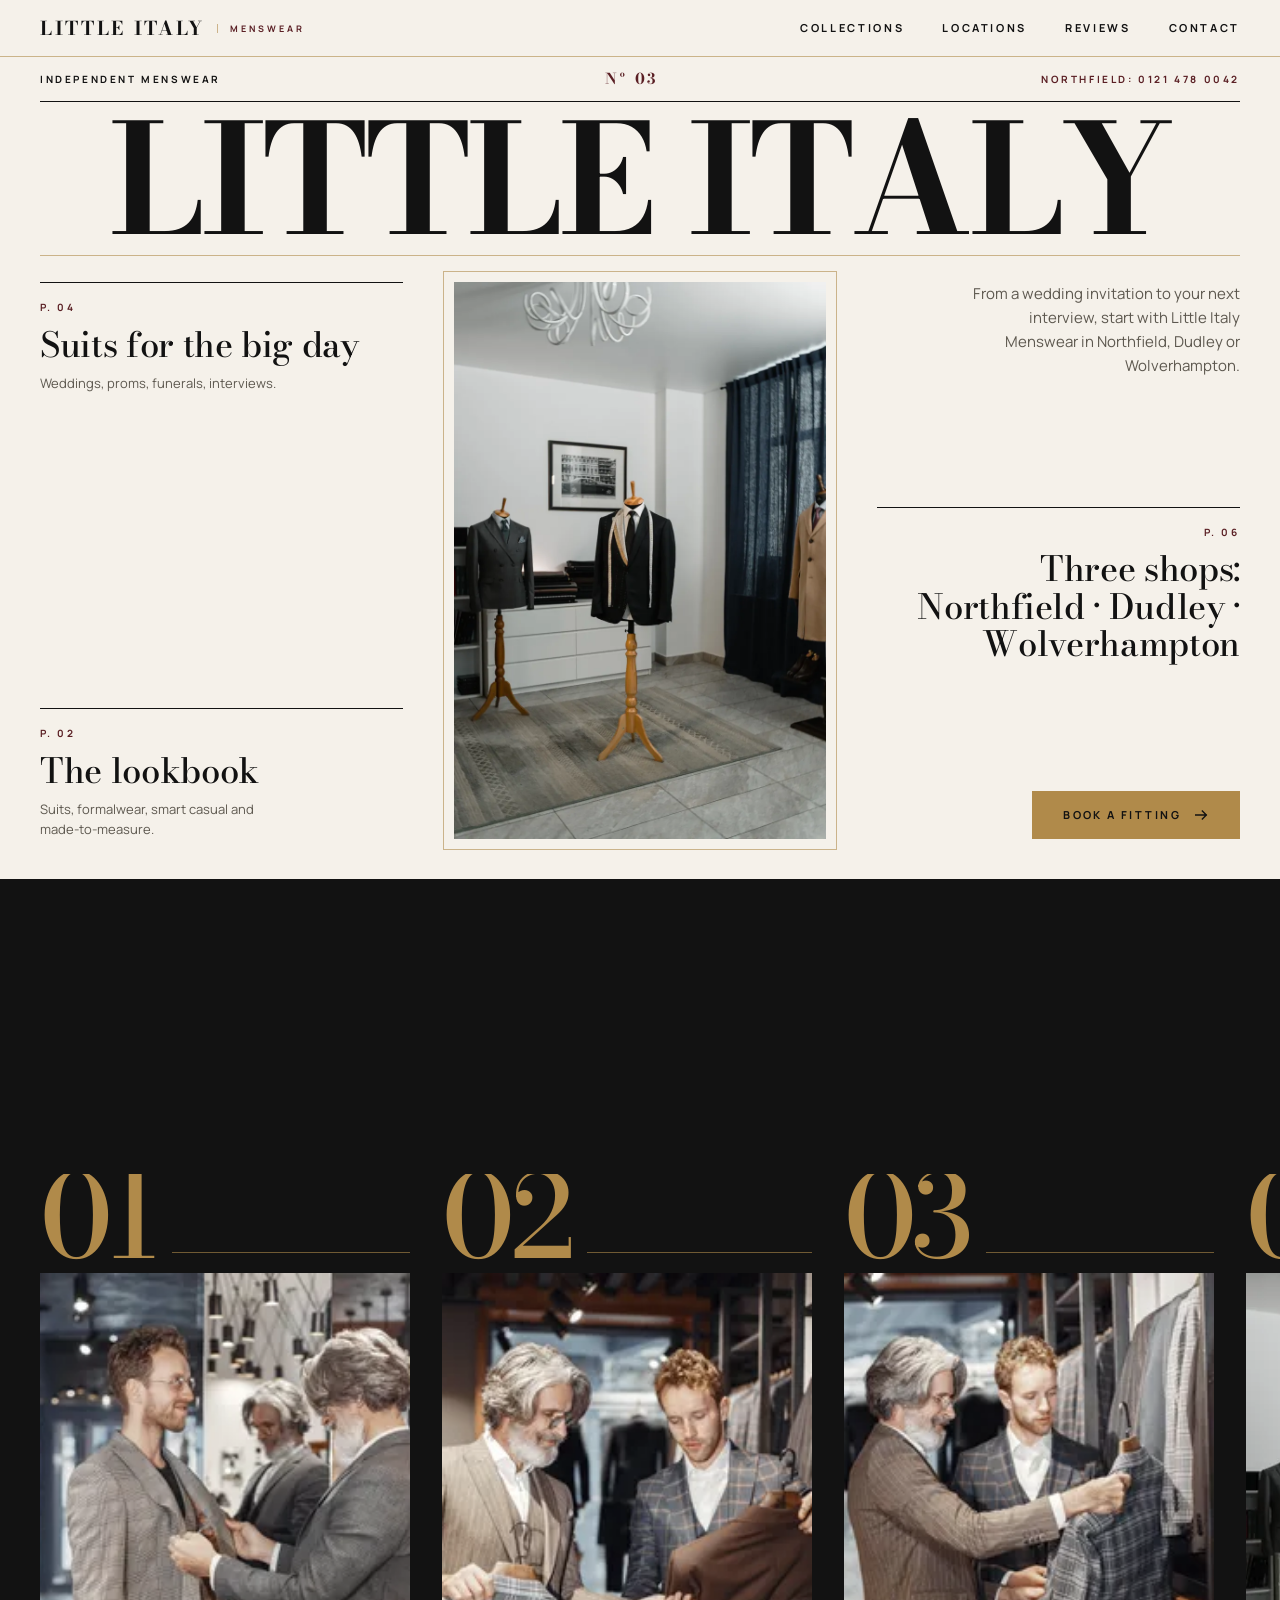
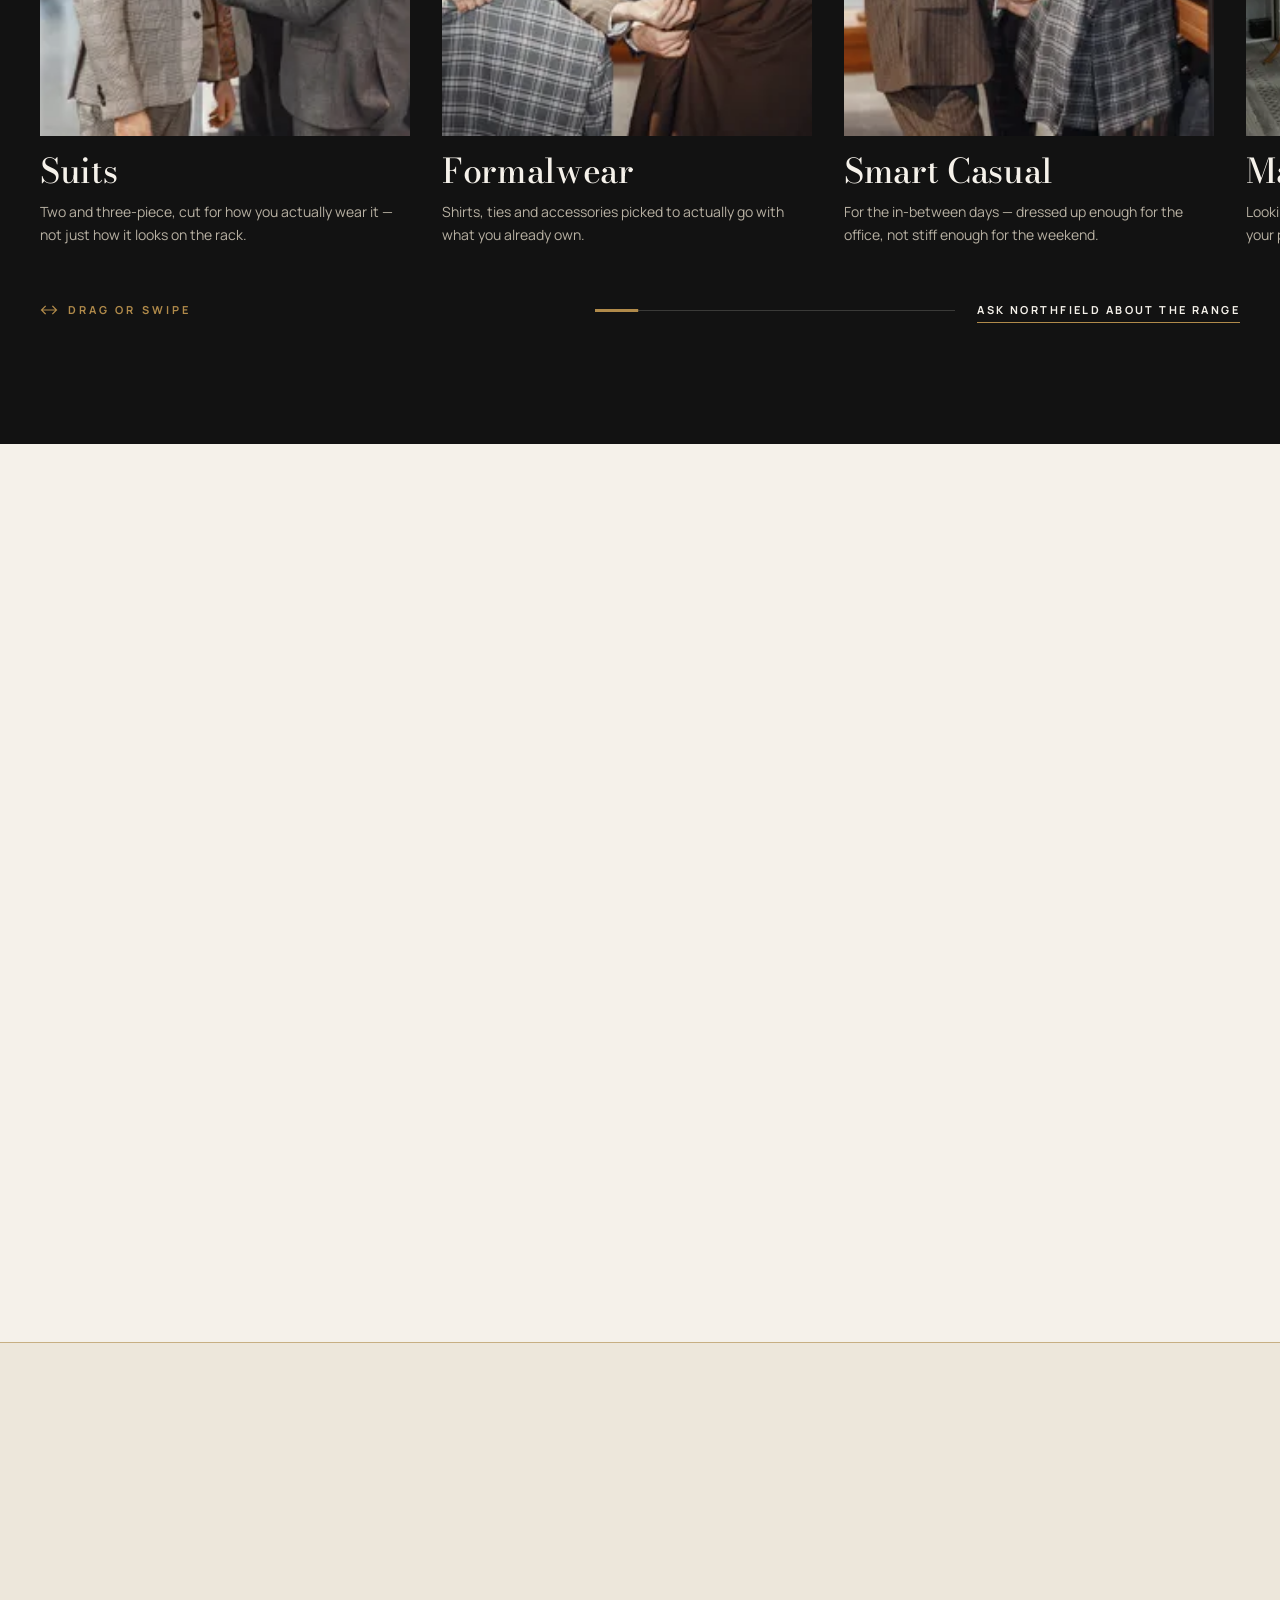
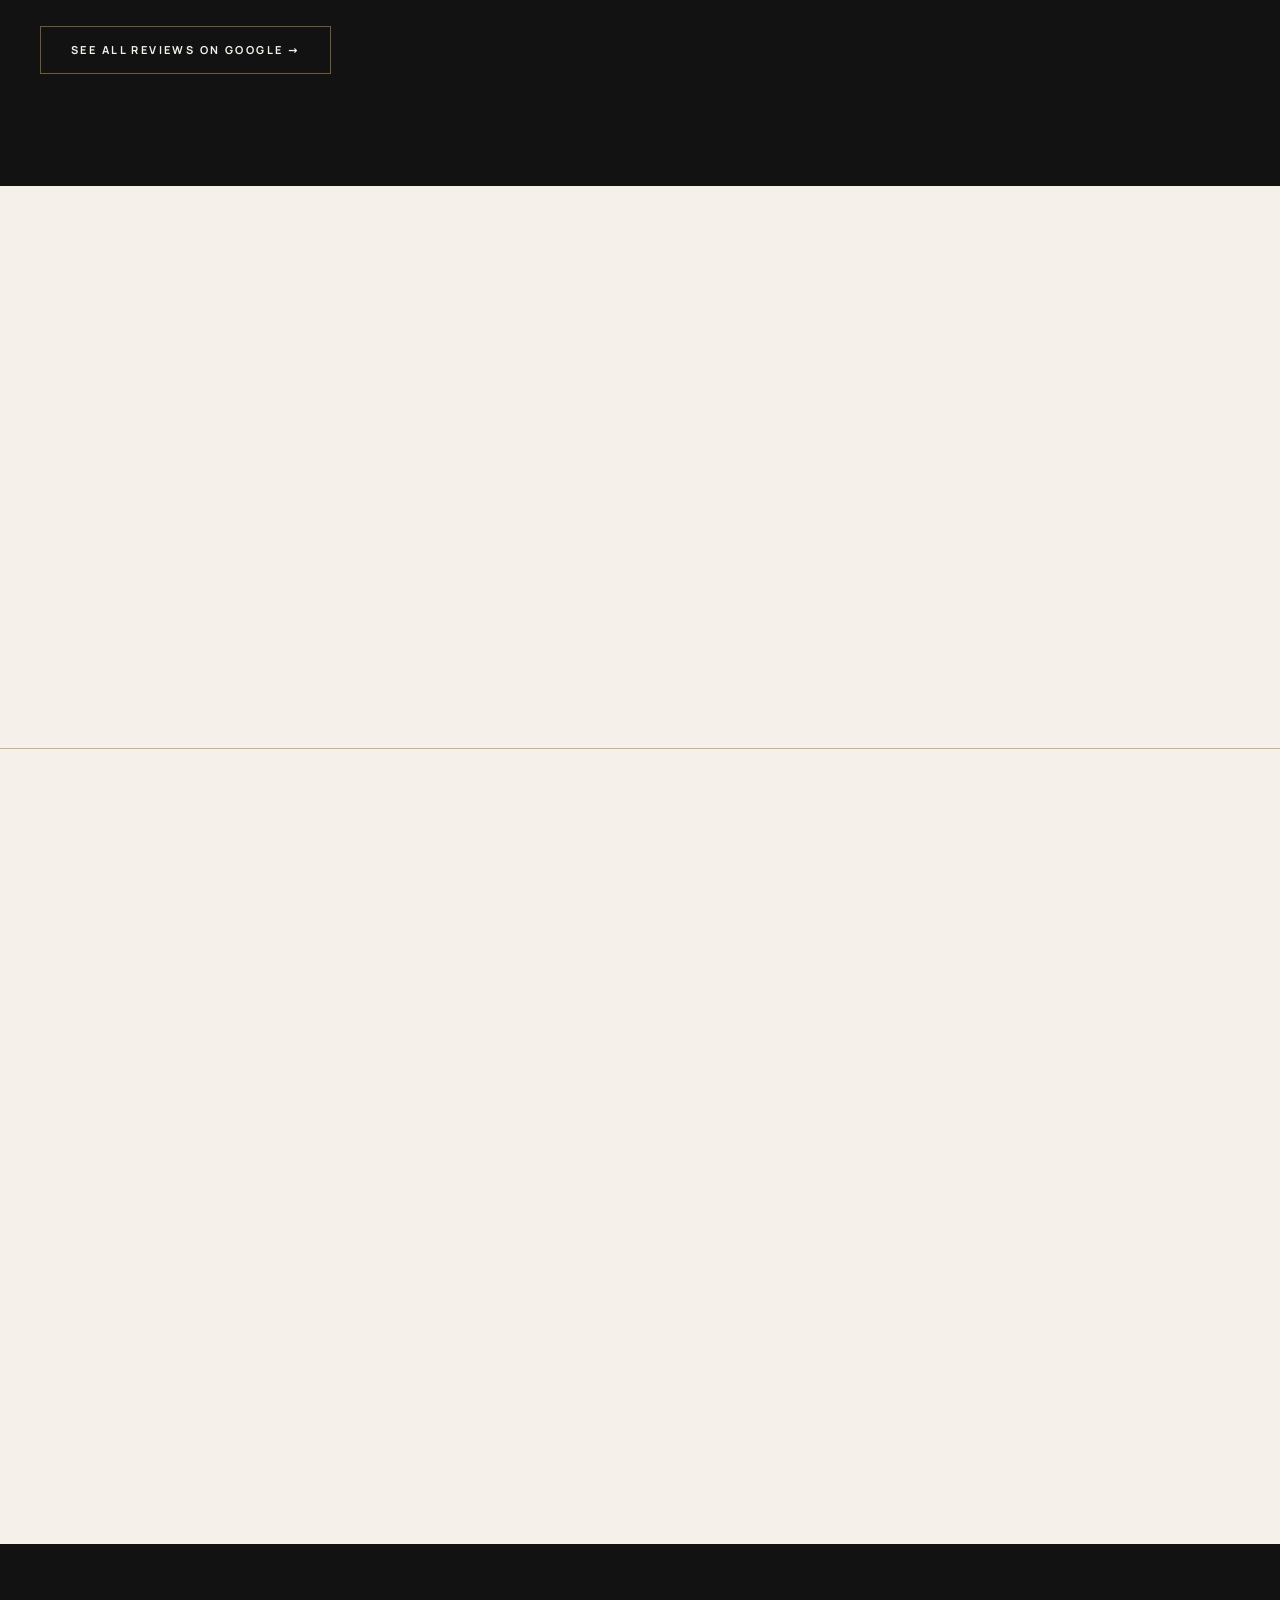
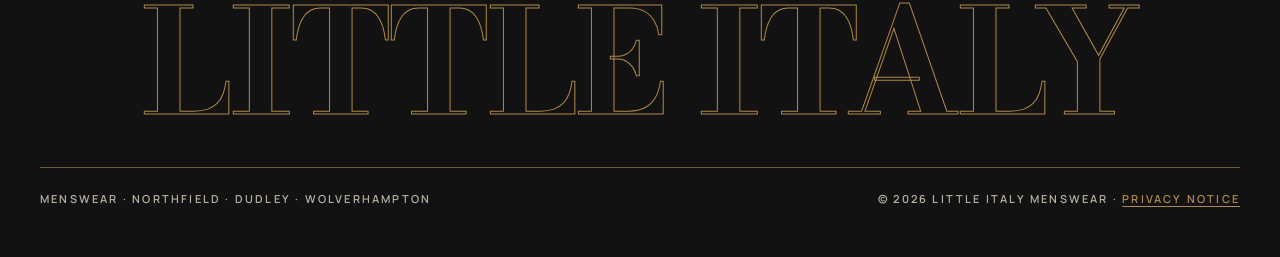
<file: index.html>
<!DOCTYPE html>
<html lang="en-GB">
<head>
<meta charset="UTF-8" />
<meta name="viewport" content="width=device-width, initial-scale=1" />
<meta http-equiv="Content-Security-Policy" content="default-src 'self'; script-src 'self' 'sha256-gAIMlo4uHwea7LDSu/hGhLXHg8Iu/WQoVQvXGVLwabA=' 'sha256-seqC/ossHjBNrIRzy/kfs15F2JOEZqgq6ozS1JozCy8=' 'sha256-w/1Ad6j3QLOGt1YuFduS/H3v8sneEv6IHPcPJe7BnZM=' 'sha256-327n3Jh+0X4WkiFg9518P2QaGYyBUqWsPUe+r21ny+Y='; style-src 'self' 'sha256-Y22aY6JIhfAtDRpxOZ/S2cFZSXE40TJloqjYOiIn7/U='; img-src 'self' data:; font-src 'self'; frame-src https://maps.google.com https://www.google.com; connect-src 'self'; form-action 'self'; base-uri 'self'; object-src 'none'; upgrade-insecure-requests" />
<meta name="referrer" content="strict-origin-when-cross-origin" />
<script>if (window.top !== window.self) { try { window.top.location.replace(window.self.location.href); } catch (e) { document.documentElement.hidden = true; } }</script>
<title>Little Italy Menswear | Menswear in Northfield, Birmingham</title>
<meta name="description" content="Suits, formalwear and smart casual menswear from Little Italy Menswear in Northfield, Birmingham, with branches in Dudley and Wolverhampton too." />
<link rel="canonical" href="https://desolatemartial553.github.io/little-italy-menswear/" />
<meta name="theme-color" content="#F5F1EA" />
<link rel="icon" href="data:image/svg+xml,%3Csvg xmlns='http://www.w3.org/2000/svg' viewBox='0 0 64 64'%3E%3Crect width='64' height='64' fill='%23121212'/%3E%3Ctext x='32' y='45' font-family='Georgia,serif' font-size='38' font-weight='700' text-anchor='middle' fill='%23B08A4A'%3ELI%3C/text%3E%3C/svg%3E" />
<meta property="og:type" content="website" />
<meta property="og:site_name" content="Little Italy Menswear" />
<meta property="og:title" content="Little Italy Menswear | Menswear in Northfield, Birmingham" />
<meta property="og:description" content="Suits, formalwear and smart casual menswear from Little Italy Menswear in Northfield, Birmingham, with branches in Dudley and Wolverhampton too." />
<meta property="og:url" content="https://desolatemartial553.github.io/little-italy-menswear/" />
<meta property="og:image" content="https://desolatemartial553.github.io/little-italy-menswear/images/6765639-w1200-f36b51.jpg" />
<meta property="og:locale" content="en_GB" />
<meta name="twitter:card" content="summary_large_image" />
<meta name="twitter:title" content="Little Italy Menswear | Menswear in Northfield, Birmingham" />
<meta name="twitter:description" content="Suits, formalwear and smart casual menswear from Little Italy Menswear in Northfield, Birmingham, with branches in Dudley and Wolverhampton too." />
<meta name="twitter:image" content="https://desolatemartial553.github.io/little-italy-menswear/images/6765639-w1200-f36b51.jpg" />
<script type="application/ld+json">
{
  "@context": "https://schema.org",
  "@type": "ClothingStore",
  "@id": "https://desolatemartial553.github.io/little-italy-menswear/#northfield",
  "name": "Little Italy Menswear",
  "description": "Independent menswear retailer offering suits, formalwear and smart casual clothing.",
  "url": "https://desolatemartial553.github.io/little-italy-menswear/",
  "image": "https://desolatemartial553.github.io/little-italy-menswear/images/6765639-w1200-f36b51.jpg",
  "telephone": "+441214780042",
  "address": {
    "@type": "PostalAddress",
    "addressLocality": "Northfield, Birmingham",
    "addressRegion": "West Midlands",
    "addressCountry": "GB"
  },
  "areaServed": [
    "Northfield",
    "Dudley",
    "Wolverhampton"
  ]
}
</script>
<link rel="preload" as="image" href="images/6765639-w800-cc16e6.webp" imagesrcset="images/6765639-w800-cc16e6.webp 800w, images/6765639-w1280-031407.webp 1280w" imagesizes="(max-width:820px) 100vw, 420px" fetchpriority="high" />
<link rel="stylesheet" href="fonts/fonts.css" />
<style>
  :root{
    --ivory:#F5F1EA; --ink:#121212; --gold:#B08A4A; --ox:#5A1F24;
    --mut:#5d584f; --mut-d:#b8b1a3; --hair:rgba(176,138,74,.6); --line:rgba(18,18,18,.18); --line-d:rgba(245,241,234,.18);
    --pad:max(24px, calc((100% - 1200px) / 2)); --hdr:56px;
    --serif:'Bodoni Moda','Didot','Bodoni 72',Georgia,serif; --sans:'Manrope',system-ui,sans-serif;
    --ease:cubic-bezier(.2,.8,.2,1);
  }
  *{box-sizing:border-box; margin:0; padding:0;}
  html{scroll-behavior:auto;}
  [id]{scroll-margin-top:var(--hdr);}
  #top{scroll-margin-top:0;}
  .skip-link{position:absolute; left:16px; top:-100px; z-index:100; background:var(--gold); color:var(--ink); padding:12px 20px; font-weight:700; font-size:12px; text-decoration:none; letter-spacing:.14em; text-transform:uppercase;}
  .skip-link:focus{top:12px; outline:2px solid var(--ink); outline-offset:2px;}
  main:focus,[tabindex="-1"]:focus{outline:none;}
  body{font-family:var(--sans); background:var(--ivory); color:var(--ink); line-height:1.65; font-size:16px; -webkit-font-smoothing:antialiased; overflow-x:hidden;}
  h1,h2,h3{font-family:var(--serif); font-weight:500; letter-spacing:-.01em;}
  .wrap{max-width:1248px; margin:0 auto; padding:0 24px;}
  a{color:inherit;}
  a:focus-visible,button:focus-visible,summary:focus-visible,.lookbook:focus-visible{outline:3px solid var(--ox); outline-offset:3px;}
  .on-ink a:focus-visible,.on-ink button:focus-visible,.on-ink .lookbook:focus-visible,footer a:focus-visible,.sticky-cta a:focus-visible{outline-color:var(--gold);}
  .btn:focus-visible{outline-color:var(--ink); outline-offset:3px;}
  .on-ink .btn:focus-visible,.sticky-cta .btn:focus-visible{outline-color:var(--ivory);}
  img{display:block; max-width:100%;}
  .sr{position:absolute; width:1px; height:1px; overflow:hidden; clip:rect(0 0 0 0); white-space:nowrap;}
  .js .reveal{opacity:0; transform:translateY(22px); transition:opacity .9s var(--ease), transform .9s var(--ease);}
  .js .reveal.in{opacity:1; transform:none;}

  /* small-caps labels */
  .label{font-size:11px; letter-spacing:.28em; text-transform:uppercase; font-weight:700; color:var(--ox);}
  .on-ink .label{color:var(--gold);}

  /* header */
  header{position:sticky; top:0; background:rgba(245,241,234,.95); backdrop-filter:blur(8px); border-bottom:1px solid var(--hair); z-index:30;}
  .header__inner{display:flex; align-items:center; justify-content:space-between; min-height:var(--hdr); position:relative;}
  .brand{font-family:var(--serif); font-size:19px; font-weight:700; text-decoration:none; letter-spacing:.14em; text-transform:uppercase; line-height:1; white-space:nowrap; display:inline-flex; align-items:center; min-height:44px;}
  .brand span{font-family:var(--sans); font-size:9px; letter-spacing:.34em; font-weight:700; color:var(--ox); margin-left:12px; padding-left:12px; border-left:1px solid var(--hair);}
  nav ul{list-style:none; display:flex; gap:38px;}
  nav a{text-decoration:none; font-weight:700; font-size:11px; text-transform:uppercase; letter-spacing:.24em; min-height:44px; display:inline-flex; align-items:center; background:linear-gradient(var(--gold),var(--gold)) 0 70%/0 1px no-repeat; transition:background-size .35s var(--ease);}
  nav a:hover,nav a:focus-visible{background-size:100% 1px;}
  .burger{display:none; flex-direction:column; justify-content:center; align-items:center; gap:6px; background:none; border:0; cursor:pointer; width:44px; height:44px; padding:0; margin-right:-10px;}
  .burger span{width:24px; height:1.5px; background:var(--ink);}
  .mobile-menu{display:none; position:absolute; top:100%; left:0; right:0; background:var(--ivory); border-bottom:1px solid var(--hair); flex-direction:column; padding:6px 24px 14px;}
  .mobile-menu a{padding:14px 0; min-height:44px; text-decoration:none; font-family:var(--serif); font-size:24px; border-bottom:1px solid var(--line);}

  /* buttons: gold is the only CTA colour */
  .btn{display:inline-flex; align-items:center; justify-content:center; gap:12px; min-height:48px; padding:15px 30px; border-radius:0; font-weight:700; text-decoration:none; font-size:11px; text-transform:uppercase; letter-spacing:.22em; border:1px solid var(--gold); background:var(--gold); color:var(--ink); cursor:pointer; line-height:1.3; text-align:center; transition:background .25s, color .25s, border-color .25s;}
  .btn svg{width:16px; height:16px; flex:none; transition:transform .3s var(--ease);}
  .btn:hover{background:var(--ink); border-color:var(--ink); color:var(--ivory);}
  .on-ink .btn:hover{background:var(--ivory); border-color:var(--ivory); color:var(--ink);}
  .btn:hover svg{transform:translateX(4px);}
  .btn--line{background:transparent; color:var(--ink); border-color:var(--ink);}
  .on-ink .btn--line{color:var(--ivory); border-color:var(--hair);}
  .btn--line:hover{background:var(--ink); color:var(--ivory); border-color:var(--ink);}
  .tlink{font-size:11px; letter-spacing:.22em; text-transform:uppercase; font-weight:700; text-decoration:none; padding:12px 0; display:inline-flex; align-items:center; min-height:44px; background:linear-gradient(var(--gold),var(--gold)) 0 78%/100% 1px no-repeat; transition:background-size .35s var(--ease);}
  .tlink:hover{background-size:0 1px; background-position:100% 78%;}

  /* ---------- COVER ---------- */
  .cover{padding:0 0 40px; --mf:min(11.85vw,170px);}
  .cover__strip{display:flex; justify-content:space-between; align-items:center; gap:12px; min-height:36px; border-bottom:1px solid var(--ink); font-size:10px; letter-spacing:.26em; text-transform:uppercase; font-weight:700; white-space:nowrap;}
  .cover__strip a{text-decoration:none; color:var(--ox); display:inline-flex; align-items:center; min-height:44px;}
  .cover__strip a:hover{text-decoration:underline; text-underline-offset:4px;}
  .issue{font-family:var(--serif); font-size:15px; letter-spacing:.12em; color:var(--ox);}
  .mast{font-family:var(--serif); font-weight:700; text-transform:uppercase; font-size:var(--mf); line-height:.9; letter-spacing:-.025em; text-align:center; white-space:nowrap; padding:.04em 0 .02em; border-bottom:1px solid var(--hair);}
  .mast__w{display:inline-block; overflow:hidden; vertical-align:top; padding:.02em .015em .03em;}
  .mast__w + .mast__w{margin-left:.2em;}
  .mast__w span{display:inline-block; animation:rise 1s var(--ease) both;}
  .mast__w:first-child span:nth-child(1){animation-delay:.05s;} .mast__w:first-child span:nth-child(2){animation-delay:.11s;} .mast__w:first-child span:nth-child(3){animation-delay:.17s;} .mast__w:first-child span:nth-child(4){animation-delay:.23s;} .mast__w:first-child span:nth-child(5){animation-delay:.29s;} .mast__w:first-child span:nth-child(6){animation-delay:.35s;}
  .mast__w + .mast__w span:nth-child(1){animation-delay:.41s;} .mast__w + .mast__w span:nth-child(2){animation-delay:.47s;} .mast__w + .mast__w span:nth-child(3){animation-delay:.53s;} .mast__w + .mast__w span:nth-child(4){animation-delay:.59s;} .mast__w + .mast__w span:nth-child(5){animation-delay:.65s;}
  @keyframes rise{from{transform:translateY(108%);}to{transform:none;}}
  @keyframes fadeUp{from{opacity:0; transform:translateY(14px);}to{opacity:1; transform:none;}}
  .cover__body{display:flex; justify-content:space-between; gap:clamp(24px,4vw,64px); padding-top:26px; height:clamp(420px, calc(100svh - var(--hdr) - 36px - var(--mf) * .93 - 84px), 660px); animation:fadeUp 1s .55s var(--ease) both;}
  .cover__col{flex:1 1 0; min-width:0; display:flex; flex-direction:column; justify-content:space-between; gap:24px;}
  .cover__col--r{text-align:right; align-items:flex-end;}
  .cover__photo{flex:none; height:100%; aspect-ratio:2/3; position:relative; background:var(--ink); outline:1px solid var(--hair); outline-offset:10px; overflow:hidden;}
  .cover__photo img{width:100%; height:100%; object-fit:cover; object-position:50% 58%; transition:transform 1.6s var(--ease);}
  .cl{display:block; width:100%; text-decoration:none; padding-top:16px; border-top:1px solid var(--ink);}
  .cl__no{display:block; font-size:10px; letter-spacing:.28em; text-transform:uppercase; font-weight:700; color:var(--ox); margin-bottom:10px;}
  .cl__t{display:block; font-family:var(--serif); font-size:clamp(24px,2.7vw,38px); line-height:1.08; font-weight:500; letter-spacing:-.01em; background:linear-gradient(var(--gold),var(--gold)) 0 100%/0 2px no-repeat; transition:background-size .5s var(--ease); width:max-content; max-width:100%;}
  .cover__col--r .cl__t{margin-left:auto;}
  .cl:hover .cl__t,.cl:focus-visible .cl__t{background-size:100% 2px;}
  .cl__s{display:block; margin-top:10px; font-size:13px; color:var(--mut); line-height:1.55; max-width:30ch;}
  .cover__col--r .cl__s{margin-left:auto;}
  .cover__dek{font-size:15px; color:var(--mut); max-width:30ch; line-height:1.6;}
  .cover__cta{display:flex; flex-direction:column; align-items:flex-end; gap:6px;}

  /* sections */
  section{padding:112px 0;}
  .head{display:grid; grid-template-columns:minmax(0,1.2fr) minmax(0,1fr); gap:14px 64px; align-items:end; margin-bottom:60px; padding-top:18px; border-top:1px solid var(--ink);}
  .on-ink .head{border-top-color:var(--hair);}
  .head .label{grid-column:1/-1;}
  .head h2{font-size:clamp(38px,5.6vw,80px); line-height:1; letter-spacing:-.02em;}
  .head p{color:var(--mut); max-width:42ch; font-size:15px;}
  .on-ink .head p{color:var(--mut-d);}
  .on-ink{background:var(--ink); color:var(--ivory);}

  /* lookbook */
  .lookbook{display:flex; gap:32px; overflow-x:auto; scroll-snap-type:x mandatory; padding:0 var(--pad) 8px; scroll-padding-inline:var(--pad); overscroll-behavior-x:contain; scrollbar-width:none; counter-reset:look;}
  .lookbook::-webkit-scrollbar{display:none;}
  .lookbook::after{content:""; flex:0 0 1px;}
  .lookbook.drag{scroll-snap-type:none; cursor:grabbing; user-select:none;}
  .lookbook img{-webkit-user-drag:none; user-select:none;}
  .coll{flex:0 0 auto; width:min(76vw,370px); scroll-snap-align:start; counter-increment:look;}
  .coll__n{display:flex; align-items:flex-end; gap:16px; margin-bottom:14px;}
  .coll__n::before{content:"0" counter(look); font-family:var(--serif); font-size:clamp(84px,9vw,128px); font-weight:500; line-height:.74; color:var(--gold); letter-spacing:-.04em;}
  .coll__n::after{content:""; flex:1; height:1px; background:var(--hair); margin-bottom:6px;}
  .coll__img{overflow:hidden; aspect-ratio:4/5; background:#1e1d1b;}
  .coll img{width:100%; height:100%; object-fit:cover; filter:grayscale(.2); transition:transform 1.8s var(--ease), filter .8s;}
  .coll__label{padding-top:18px; font-family:var(--serif); font-size:34px; font-weight:500; line-height:1.05; letter-spacing:-.01em;}
  .coll__label small{display:block; font-family:var(--sans); font-size:14px; color:var(--mut-d); font-weight:400; margin-top:12px; line-height:1.6; letter-spacing:0;}
  .lookbar{display:flex; align-items:center; gap:22px; padding-top:34px;}
  .lookbar__track{flex:1; height:1px; background:var(--line-d); position:relative; max-width:360px;}
  .lookbar__fill{position:absolute; left:0; top:-1px; height:3px; width:100%; background:var(--gold); transform-origin:0 50%; transform:scaleX(.25);}
  .lookbar .label{display:inline-flex; align-items:center; gap:10px; margin-right:auto;}
  .lookbar .label svg{width:18px; height:18px;}

  /* the fitting */
  .fitting{padding-bottom:96px;}
  .fit{display:grid; grid-template-columns:minmax(0,5fr) minmax(0,7fr); gap:clamp(40px,6vw,96px); align-items:start;}
  .fit__fig{position:relative; margin:0; padding-bottom:0;}
  .fit__fig .frame{overflow:hidden; background:var(--ink); outline:1px solid var(--hair); outline-offset:12px;}
  .fit__fig img{width:100%; height:auto; aspect-ratio:4/5; object-fit:cover; filter:grayscale(.25); transition:transform 1.8s var(--ease);}
  .fit__fig figcaption{margin-top:28px; font-size:10px; letter-spacing:.28em; text-transform:uppercase; font-weight:700; color:var(--ox);}
  .fit__text h3{font-size:clamp(34px,4.2vw,58px); line-height:1.04; letter-spacing:-.02em; margin:14px 0 30px;}
  .fit__text h3 em{font-style:italic;}
  .fit__cols{column-count:2; column-gap:40px; column-rule:1px solid var(--line); font-size:15.5px; color:#2b2926;}
  .fit__cols p{margin-bottom:16px; break-inside:avoid-column;}
  .fit__cols p:first-child::first-letter{font-family:var(--serif); font-weight:700; float:left; font-size:4.4em; line-height:.78; padding:.05em .1em 0 0; color:var(--ox);}
  .occasions{list-style:none; display:flex; flex-wrap:wrap; gap:6px 0; margin:26px 0 30px; font-size:11px; letter-spacing:.26em; text-transform:uppercase; font-weight:700; color:var(--ox);}
  .occasions li + li::before{content:"/"; margin:0 16px; color:var(--gold);}
  .pull{margin:56px 0 0; padding-top:30px; border-top:1px solid var(--ink);}
  .pull blockquote{font-family:var(--serif); font-style:italic; font-weight:500; font-size:clamp(26px,2.9vw,40px); line-height:1.18; letter-spacing:-.01em; text-indent:-.45em;}
  .pull .who{margin-top:18px; font-size:11px; letter-spacing:.26em; text-transform:uppercase; font-weight:700; color:var(--ox);}

  /* locations: contents page */
  #locations{background:#EDE7DB; border-top:1px solid var(--hair); border-bottom:1px solid var(--hair);}
  .locations{counter-reset:loc; border-bottom:1px solid var(--ink);}
  .loc{counter-increment:loc; display:grid; grid-template-columns:clamp(56px,8vw,112px) minmax(0,1.25fr) minmax(0,1fr) minmax(190px,auto); grid-template-rows:auto auto; column-gap:clamp(20px,3vw,48px); padding:38px 0; border-top:1px solid var(--ink); align-items:start; transition:background .4s;}
  .loc::before{content:"0" counter(loc); grid-column:1; grid-row:1/3; font-family:var(--serif); font-size:clamp(40px,5vw,72px); line-height:.9; color:var(--gold); letter-spacing:-.03em;}
  .loc h3{grid-column:2; grid-row:1; display:flex; align-items:baseline; gap:18px; font-size:clamp(34px,4vw,58px); line-height:1; letter-spacing:-.02em;}
  .loc h3::after{content:""; flex:1; border-bottom:2px dotted var(--gold); transform:translateY(-.18em); min-width:20px;}
  .loc > p{grid-column:2; grid-row:2; margin-top:10px; font-size:11px; letter-spacing:.28em; text-transform:uppercase; font-weight:700; color:var(--ox);}
  .loc__details{grid-column:3; grid-row:1/3; font-size:14px;}
  .loc__details dt{font-size:10px; letter-spacing:.28em; text-transform:uppercase; color:var(--ox); font-weight:700;}
  .loc__details dd{margin:4px 0 16px; color:#2b2926;}
  .loc__details dd:last-child{margin-bottom:0;}
  .loc__actions{grid-column:4; grid-row:1/3; display:flex; flex-direction:column; align-items:stretch; gap:8px;}

  /* reviews: pull quotes */
  .rev-tag{display:inline-block; border:1px solid var(--hair); padding:6px 12px; margin-left:12px; letter-spacing:.2em; color:var(--mut-d);}
  .revs{display:grid; grid-template-columns:minmax(0,1.35fr) minmax(0,1fr); grid-template-rows:auto auto; gap:0 clamp(40px,6vw,96px);}
  .review{padding:0 0 36px; margin-bottom:36px; border-bottom:1px solid var(--line-d); position:relative;}
  .review:first-child{grid-row:1/3; border-bottom:0; margin-bottom:0; padding-bottom:0;}
  .review:last-child{border-bottom:0; margin-bottom:0;}
  .review:first-child::before{content:"\201C"; display:block; font-family:var(--serif); font-size:clamp(120px,14vw,220px); line-height:.62; color:var(--gold); height:.4em; margin-bottom:.25em;}
  .stars{color:var(--gold); letter-spacing:5px; font-size:13px; margin-bottom:16px;}
  .review p{font-family:var(--serif); font-style:italic; font-weight:500; font-size:clamp(22px,2.2vw,30px); line-height:1.25; margin-bottom:18px; letter-spacing:-.005em;}
  .review:first-child p{font-size:clamp(32px,4.4vw,62px); line-height:1.08; letter-spacing:-.015em;}
  .review .who{font-weight:700; font-size:10px; letter-spacing:.28em; color:var(--mut-d); text-transform:uppercase;}
  .revs-foot{margin-top:56px; padding-top:28px; border-top:1px solid var(--line-d);}

  /* faq */
  .faqwrap{display:grid; grid-template-columns:minmax(0,5fr) minmax(0,7fr); gap:clamp(32px,6vw,96px); align-items:start;}
  .faqwrap .head{display:block; margin:0; border-top:0; padding-top:0; position:sticky; top:calc(var(--hdr) + 32px);}
  .faqwrap .head::before{content:""; display:block; width:56px; height:1px; background:var(--gold); margin-bottom:22px;}
  .faqwrap .head p{margin-top:20px;}
  .faq{border-top:1px solid var(--ink);}
  .faq details{border-bottom:1px solid var(--line);}
  .faq summary{cursor:pointer; font-family:var(--serif); font-weight:500; list-style:none; font-size:clamp(21px,2.3vw,30px); line-height:1.2; letter-spacing:-.01em; padding:24px 52px 24px 0; min-height:44px; position:relative;}
  .faq summary::-webkit-details-marker{display:none;}
  .faq summary::before,.faq summary::after{content:""; position:absolute; right:6px; top:50%; width:18px; height:1.5px; background:var(--ox); transition:transform .35s var(--ease);}
  .faq summary::after{transform:rotate(90deg);}
  .faq details[open] summary::after{transform:rotate(0);}
  .faq details[open] summary::before{transform:rotate(180deg);}
  .faq p{margin:-6px 0 28px; color:var(--mut); font-size:15px; max-width:56ch;}
  .faq p a{color:var(--ox); font-weight:600;}

  /* contact */
  #contact{border-top:1px solid var(--hair); padding-bottom:120px;}
  .map-contact{display:grid; grid-template-columns:minmax(0,1.4fr) minmax(0,1fr); gap:clamp(32px,5vw,72px); align-items:stretch;}
  .contact-details{display:flex; flex-direction:column; justify-content:center; align-items:flex-start; gap:6px;}
  .contact-details .big{font-family:var(--serif); font-size:clamp(34px,3.6vw,52px); line-height:1.05; letter-spacing:-.02em; margin-bottom:22px;}
  .contact-details .big small{display:block; font-family:var(--sans); font-size:11px; letter-spacing:.28em; text-transform:uppercase; font-weight:700; color:var(--ox); margin-bottom:14px;}
  .contact-details .btn{margin-bottom:28px;}
  .contact-details p{color:var(--mut); font-size:15px;}
  .contact-details p a{color:var(--ox); font-weight:600;}
  .map-facade{position:relative; width:100%; min-height:380px; border:1px solid var(--hair); padding:8px; background:var(--ivory);}
  .map-facade__panel{height:100%; min-height:362px; display:flex; flex-direction:column; align-items:center; justify-content:center; text-align:center; gap:6px; padding:24px; background:var(--ink); color:var(--ivory);}
  .map-facade__name{font-family:var(--serif); font-size:34px; line-height:1.1; letter-spacing:-.01em;}
  .map-facade__addr{color:var(--mut-d); font-size:11px; letter-spacing:.24em; text-transform:uppercase; margin-bottom:18px;}
  .map-facade__dir{color:var(--ivory); font-size:11px; letter-spacing:.22em; text-transform:uppercase; font-weight:700; margin-top:14px; border-bottom:1px solid var(--gold); padding-bottom:2px; text-decoration:none;}
  .map-facade__dir:hover{border-bottom-color:var(--ivory);}
  .map-facade__btn{background:var(--gold); color:var(--ink);}
  .map-facade__btn:hover{background:var(--ivory); border-color:var(--ivory);}
  .map-facade iframe{display:block; width:100%; height:100%; min-height:362px; border:0; filter:grayscale(.85) contrast(1.05);}

  /* footer masthead */
  footer{background:var(--ink); color:var(--mut-d); padding:56px 0 48px; overflow:hidden;}
  .foot__mast{font-family:var(--serif); font-weight:700; text-transform:uppercase; font-size:11.35vw; line-height:.86; letter-spacing:-.025em; text-align:center; white-space:nowrap; color:transparent; -webkit-text-stroke:1px var(--gold); padding-bottom:.06em; user-select:none;}
  .foot__row{display:flex; justify-content:space-between; flex-wrap:wrap; gap:10px 28px; margin-top:34px; padding-top:22px; border-top:1px solid var(--hair); font-size:11px; letter-spacing:.2em; text-transform:uppercase; font-weight:600;}
  footer a{color:var(--gold); text-decoration:underline; text-underline-offset:4px;}
  .sticky-cta{position:fixed; bottom:0; left:0; right:0; background:var(--ink); padding:10px 16px; display:none; justify-content:space-between; align-items:center; gap:12px; z-index:40; border-top:1px solid var(--hair);}
  .sticky-cta .btn{flex:1; max-width:260px;}
  .sticky-cta .tlink{color:var(--ivory);}

  /* motion: mouse only, fine pointers */
  @media (hover:hover) and (pointer:fine){
    .lookbook{cursor:grab;}
    .coll:hover img{transform:scale(1.07); filter:none;}
    .cover__photo:hover img{transform:scale(1.045);}
    .fit__fig:hover img{transform:scale(1.05);}
    .loc:hover{background:rgba(255,255,255,.4);}
  }
  @media (prefers-reduced-motion:reduce){
    .js .reveal{opacity:1; transform:none; transition:none;}
    *,*::before,*::after{scroll-behavior:auto !important; transition:none !important; animation:none !important;}
  }

  @media(max-width:1100px){
    .loc{grid-template-columns:clamp(48px,8vw,80px) minmax(0,1fr) minmax(0,1fr); }
    .loc__actions{grid-column:2/4; grid-row:3; flex-direction:row; margin-top:22px;}
    .loc__actions .btn{flex:1 1 0;}
    .loc::before{grid-row:1/4;}
  }
  @media(max-width:900px){
    .fit{grid-template-columns:1fr;}
    .fit__fig{max-width:460px; margin-left:12px;}
    .faqwrap{grid-template-columns:1fr;}
    .faqwrap .head{position:static;}
    .revs{grid-template-columns:1fr; display:block;}
    .review:first-child{border-bottom:1px solid var(--line-d); padding-bottom:36px; margin-bottom:36px;}
    .map-contact{grid-template-columns:1fr;}
  }
  @media(max-width:820px){
    nav{display:none;} .burger{display:flex;} .mobile-menu.open{display:flex;}
    section{padding:76px 0;}
    .head{grid-template-columns:1fr; margin-bottom:40px;}
    .sticky-cta{display:flex;}
    .js .sticky-cta{transform:translateY(110%); transition:transform .4s var(--ease);}
    .js .sticky-cta.show{transform:none;}
    footer{padding-bottom:104px;}
    .map-facade,.map-facade__panel,.map-facade iframe{min-height:280px;}
    .map-facade__panel{min-height:264px;}
    .brand span{display:none;}

    /* cover: separate mobile composition */
    .cover{padding-bottom:28px;}
    .cover{--mf:22.4vw;} .mast{line-height:.88;}
    .mast__w{display:block;}
    .mast__w + .mast__w{margin-left:0;}
    .mast__w span:nth-child(n){animation-duration:.9s;}
    .cover__body{height:auto; flex-direction:column; align-items:stretch; gap:0; padding-top:18px;}
    .cover__col{display:contents;}
    .cover__photo{order:1; height:auto; width:100%; aspect-ratio:1/1; outline:0;}
    .cover__photo img{object-position:50% 30%;}
    .cover__cta{order:2; align-items:stretch; margin:18px 0 6px;}
    .cover__cta .btn{width:100%;}
    .cl,.cover__dek{order:3; text-align:left;}
    .cl{margin-top:22px;}
    .cover__dek{margin-top:22px; max-width:none;}
    .cover__col--r .cl__t,.cover__col--r .cl__s{margin-left:0;}
    .cover__col--r{text-align:left;}
    .cover__strip{padding-inline:24px;}
    .cl--b{order:4;}
    .cl--c{order:5;}
    .cover__dek{order:3;}
    .loc{grid-template-columns:48px minmax(0,1fr); }
    .loc h3{grid-column:2;}
    .loc > p{grid-column:2;}
    .loc__details{grid-column:2; grid-row:3; margin-top:20px;}
    .loc__actions{grid-column:2; grid-row:4;}
    .loc::before{grid-row:1/3;}
    .fit__cols{column-count:1; column-rule:0;}
    .pull blockquote{text-indent:0;}
  }
  @media(max-width:480px){
    .cover__strip .issue-l{display:none;} .cover__strip{letter-spacing:.14em;}
    .cover__strip{justify-content:space-between;}
    .wrap{padding-inline:20px;}
    .loc__actions{flex-direction:column;}
    .rev-tag{margin:10px 0 0; display:table;}
    .lookbar .label{display:none;} .lookbar{justify-content:space-between;} .lookbar__track{display:none;}
  }
  footer a[href="privacy.html"]{text-decoration:underline; text-underline-offset:3px;}
  .mt-l{margin-top:48px;}
</style>
</head>
<body>
<script>if('IntersectionObserver' in window){document.documentElement.classList.add('js');}</script>
<a class="skip-link" href="#main">Skip to content</a>

<header id="siteHeader">
  <div class="wrap header__inner">
    <a class="brand" href="#top">Little Italy<span>Menswear</span></a>
    <nav aria-label="Main">
      <ul>
        <li><a href="#collections">Collections</a></li>
        <li><a href="#locations">Locations</a></li>
        <li><a href="#reviews">Reviews</a></li>
        <li><a href="#contact">Contact</a></li>
      </ul>
    </nav>
    <button class="burger" id="burgerBtn" type="button" aria-label="Menu" aria-expanded="false" aria-controls="mobileMenu"><span></span><span></span><span></span></button>
    <div class="mobile-menu" id="mobileMenu" role="navigation" aria-label="Mobile">
      <a href="#collections">Collections</a>
      <a href="#locations">Locations</a>
      <a href="#reviews">Reviews</a>
      <a href="#contact">Contact</a>
    </div>
  </div>
</header>

<main id="main" tabindex="-1">
<section class="cover" id="top">
  <div class="wrap">
    <div class="cover__strip">
      <span class="issue-l">Independent menswear</span>
      <span class="issue">Nº 03</span>
      <a href="tel:+441214780042">Northfield: 0121 478 0042</a>
    </div>
    <h1 class="mast" id="mast" aria-label="Little Italy Menswear"><span class="mast__w" aria-hidden="true"><span>L</span><span>I</span><span>T</span><span>T</span><span>L</span><span>E</span></span><span class="mast__w" aria-hidden="true"><span>I</span><span>T</span><span>A</span><span>L</span><span>Y</span></span></h1>
    <div class="cover__body">
      <div class="cover__col cover__col--l">
        <a class="cl cl--a" href="#fitting"><span class="cl__no">p. 04</span><span class="cl__t">Suits for the big day</span><span class="cl__s">Weddings, proms, funerals, interviews.</span></a>
        <a class="cl cl--b" href="#collections"><span class="cl__no">p. 02</span><span class="cl__t">The lookbook</span><span class="cl__s">Suits, formalwear, smart casual and made-to-measure.</span></a>
      </div>
      <figure class="cover__photo">
        <img src="images/6765639-w800-cc16e6.webp" srcset="images/6765639-w800-cc16e6.webp 800w, images/6765639-w1280-031407.webp 1280w" sizes="(max-width:820px) 100vw, 420px" width="800" height="1200" alt="A black suit jacket on a tailor's mannequin with a tape measure draped over it, in a bright fitting room" fetchpriority="high" decoding="async" />
      </figure>
      <div class="cover__col cover__col--r">
        <p class="cover__dek">From a wedding invitation to your next interview, start with Little Italy Menswear in Northfield, Dudley or Wolverhampton.</p>
        <a class="cl cl--c" href="#locations"><span class="cl__no">p. 06</span><span class="cl__t">Three shops: Northfield · Dudley · Wolverhampton</span></a>
        <div class="cover__cta">
          <!-- PLACEHOLDER: confirm fitting appointments are available before publishing -->
          <a href="tel:+441214780042" class="btn">Book a fitting <svg aria-hidden="true" focusable="false" viewBox="0 0 24 24" fill="none" stroke="currentColor" stroke-width="2" stroke-linecap="square"><path d="M4 12h16M14 6l6 6-6 6"/></svg></a>
          <!-- /PLACEHOLDER -->
        </div>
      </div>
    </div>
  </div>
</section>

<section id="collections" class="on-ink">
  <div class="wrap">
    <div class="head reveal">
      <span class="label">Nº 03 · The lookbook</span>
      <h2>Our Collections</h2>
      <p>Start with the look you have in mind, then call Northfield to ask about current styles and sizes.</p>
    </div>
  </div>
  <div class="lookbook" id="lookbook" role="region" aria-label="Collections lookbook, scrollable" tabindex="0">
    <!-- PLACEHOLDER: confirm suits, formalwear and smart-casual ranges with the business -->
    <div class="coll"><div class="coll__n" aria-hidden="true"></div><div class="coll__img"><img src="images/6050409-w400-h500-ea28dd.webp" srcset="images/6050409-w300-h375-bcdaaa.webp 300w, images/6050409-w400-h500-ea28dd.webp 400w, images/6050409-w600-h750-667714.webp 600w" sizes="(max-width:380px) 76vw, 370px" width="400" height="500" alt="Fitting a tailored suit" loading="lazy" decoding="async" draggable="false" /></div><div class="coll__label">Suits<small>Two and three-piece, cut for how you actually wear it — not just how it looks on the rack.</small></div></div>
    <div class="coll"><div class="coll__n" aria-hidden="true"></div><div class="coll__img"><img src="images/6050435-w400-h500-016232.webp" srcset="images/6050435-w300-h375-a4713a.webp 300w, images/6050435-w400-h500-016232.webp 400w, images/6050435-w600-h750-d90f92.webp 600w" sizes="(max-width:380px) 76vw, 370px" width="400" height="500" alt="Shopping for shirts and suits" loading="lazy" decoding="async" draggable="false" /></div><div class="coll__label">Formalwear<small>Shirts, ties and accessories picked to actually go with what you already own.</small></div></div>
    <div class="coll"><div class="coll__n" aria-hidden="true"></div><div class="coll__img"><img src="images/6050440-w400-h500-a02284.webp" srcset="images/6050440-w300-h375-449115.webp 300w, images/6050440-w400-h500-a02284.webp 400w, images/6050440-w600-h750-400211.webp 600w" sizes="(max-width:380px) 76vw, 370px" width="400" height="500" alt="Browsing menswear in shop" loading="lazy" decoding="async" draggable="false" /></div><div class="coll__label">Smart Casual<small>For the in-between days — dressed up enough for the office, not stiff enough for the weekend.</small></div></div>
    <!-- /PLACEHOLDER -->
    <!-- PLACEHOLDER: confirm made-to-measure availability and participating branches -->
    <div class="coll"><div class="coll__n" aria-hidden="true"></div><div class="coll__img"><img src="images/6765639-w400-h500-f079f5.webp" srcset="images/6765639-w300-h375-3c6b6b.webp 300w, images/6765639-w400-h500-f079f5.webp 400w, images/6765639-w600-h750-a2a33a.webp 600w" sizes="(max-width:380px) 76vw, 370px" width="400" height="500" alt="Suit jacket with tape measure" loading="lazy" decoding="async" draggable="false" /></div><div class="coll__label">Made-to-Measure<small>Looking for a more personal fit? Ask about availability at your preferred branch.</small></div></div>
    <!-- /PLACEHOLDER -->
  </div>
  <div class="wrap">
    <div class="lookbar">
      <span class="label"><svg aria-hidden="true" focusable="false" viewBox="0 0 24 24" fill="none" stroke="currentColor" stroke-width="1.6" stroke-linecap="square"><path d="M3 12h18M7 7l-5 5 5 5M17 7l5 5-5 5"/></svg>Drag or swipe</span>
      <div class="lookbar__track" aria-hidden="true"><div class="lookbar__fill" id="lookFill"></div></div>
      <a href="tel:+441214780042" class="tlink">Ask Northfield about the range</a>
    </div>
  </div>
</section>

<section id="fitting" class="fitting">
  <div class="wrap">
    <div class="fit">
      <figure class="fit__fig reveal">
        <div class="frame"><img src="images/37332553-w500-h625-d4111d.webp" srcset="images/37332553-w360-h450-aac8cd.webp 360w, images/37332553-w500-h625-d4111d.webp 500w, images/37332553-w800-h1000-51eb7c.webp 800w" sizes="(max-width:900px) 440px, 460px" width="500" height="625" alt="Tailor working on a garment" loading="lazy" decoding="async" /></div>
        <figcaption>The fitting · p. 04</figcaption>
      </figure>
      <div class="fit__text reveal">
        <span class="label">Feature</span>
        <h3>Tell us what the <em>day</em> calls for.</h3>
        <div class="fit__cols">
          <p>A wedding colour scheme, a first prom suit, something understated for a funeral or a smart interview outfit: whatever the occasion, start by telling Little Italy what the day calls for.</p>
          <p>Have your date, your usual size and your budget to hand when you call Northfield, and book a fitting. For a wedding or prom, call as early as you can.</p>
        </div>
        <ul class="occasions"><li>Weddings</li><li>Proms</li><li>Funerals</li><li>Interviews</li></ul>
        <a href="tel:+441214780042" class="btn">Suit for an occasion? <svg aria-hidden="true" focusable="false" viewBox="0 0 24 24" fill="none" stroke="currentColor" stroke-width="2" stroke-linecap="square"><path d="M4 12h16M14 6l6 6-6 6"/></svg></a>
        <div class="pull">
          <!-- PLACEHOLDER: replace with a real quote and name from the owner or head tailor -->
          <blockquote>"A good suit should feel like it was made for you — because it was. That's the standard across all three of our stores."</blockquote>
          <div class="who">— Head Tailor, Little Italy Menswear</div>
          <!-- /PLACEHOLDER -->
        </div>
      </div>
    </div>
  </div>
</section>

<section id="locations">
  <div class="wrap">
    <div class="head reveal">
      <span class="label">Contents · p. 06</span>
      <h2>Find your Little Italy</h2>
      <p>Three stores across the West Midlands. Pick your nearest and call to book a fitting.</p>
    </div>
    <div class="locations reveal">
      <article class="loc">
        <h3>Northfield</h3><p>Birmingham</p>
        <dl class="loc__details">
          <dt>Address</dt>
          <!-- PLACEHOLDER: Northfield street address and postcode needed -->
          <dd>Northfield, Birmingham</dd>
          <!-- /PLACEHOLDER -->
          <dt>Opening hours</dt>
          <!-- PLACEHOLDER: real Northfield opening hours needed -->
          <dd>Mon–Sat: 9am – 5:30pm</dd>
          <!-- /PLACEHOLDER -->
        </dl>
        <!-- Northfield phone 0121 478 0042 is real; confirm it is the Northfield branch line -->
        <div class="loc__actions">
          <a href="tel:+441214780042" class="btn">Call Northfield</a>
          <a href="https://www.google.com/maps/search/?api=1&amp;query=Little+Italy+Menswear+Northfield" class="btn btn--line" target="_blank" rel="noopener" aria-label="Directions to Little Italy Menswear Northfield on Google Maps">Directions</a>
        </div>
      </article>
      <article class="loc">
        <h3>Dudley</h3><p>West Midlands</p>
        <dl class="loc__details">
          <dt>Address</dt>
          <!-- PLACEHOLDER: Dudley street address and postcode needed -->
          <dd>Dudley, West Midlands</dd>
          <!-- /PLACEHOLDER -->
          <dt>Opening hours</dt>
          <!-- PLACEHOLDER: real Dudley opening hours needed -->
          <dd>Mon–Sat: 9am – 5:30pm</dd>
          <!-- /PLACEHOLDER -->
        </dl>
        <div class="loc__actions">
          <!-- PLACEHOLDER: Dudley direct phone number needed; link uses the Northfield number meanwhile -->
          <a href="tel:+441214780042" class="btn">Call to book</a>
          <!-- /PLACEHOLDER -->
          <a href="https://www.google.com/maps/search/?api=1&amp;query=Little+Italy+Menswear+Dudley" class="btn btn--line" target="_blank" rel="noopener" aria-label="Directions to Little Italy Menswear Dudley on Google Maps">Directions</a>
        </div>
      </article>
      <article class="loc">
        <h3>Wolverhampton</h3><p>West Midlands</p>
        <dl class="loc__details">
          <dt>Address</dt>
          <!-- PLACEHOLDER: Wolverhampton street address and postcode needed -->
          <dd>Wolverhampton, West Midlands</dd>
          <!-- /PLACEHOLDER -->
          <dt>Opening hours</dt>
          <!-- PLACEHOLDER: real Wolverhampton opening hours needed -->
          <dd>Mon–Sat: 9am – 5:30pm</dd>
          <!-- /PLACEHOLDER -->
        </dl>
        <div class="loc__actions">
          <!-- PLACEHOLDER: Wolverhampton direct phone number needed; link uses the Northfield number meanwhile -->
          <a href="tel:+441214780042" class="btn">Call to book</a>
          <!-- /PLACEHOLDER -->
          <a href="https://www.google.com/maps/search/?api=1&amp;query=Little+Italy+Menswear+Wolverhampton" class="btn btn--line" target="_blank" rel="noopener" aria-label="Directions to Little Italy Menswear Wolverhampton on Google Maps">Directions</a>
        </div>
      </article>
    </div>
  </div>
</section>

<section id="reviews" class="on-ink">
  <div class="wrap">
    <div class="head reveal">
      <span class="label">What locals say<span class="rev-tag">Demo reviews, placeholders</span></span>
      <h2>Kind words from the shop floor</h2>
      <p>Fittings, formalwear and the odd last-minute wedding rescue.</p>
    </div>
    <div class="revs reveal">
      <!-- PLACEHOLDER: replace with real Google review (Northfield) -->
      <div class="review"><div class="stars" role="img" aria-label="5 out of 5 stars">★★★★★</div><p>"Got fitted for a wedding suit and the attention to detail was spot on."</p><div class="who">— James, Local regular</div></div>
      <!-- /PLACEHOLDER -->
      <!-- PLACEHOLDER: replace with real Google review (Dudley) -->
      <div class="review"><div class="stars" role="img" aria-label="5 out of 5 stars">★★★★★</div><p>"Great range of formalwear, staff know exactly what suits your build."</p><div class="who">— Aaron, Local regular</div></div>
      <!-- /PLACEHOLDER -->
      <!-- PLACEHOLDER: replace with real Google review (Wolverhampton) -->
      <div class="review"><div class="stars" role="img" aria-label="4 out of 5 stars">★★★★☆</div><p>"Good quality suits at a fair price, quick turnaround on alterations."</p><div class="who">— Daniel, Local regular</div></div>
      <!-- /PLACEHOLDER -->
    </div>
    <div class="revs-foot">
      <!-- PLACEHOLDER: swap for the direct Google Business Profile review link when known -->
      <a class="btn btn--line" href="https://www.google.com/search?q=Little+Italy+Menswear+Northfield+reviews" target="_blank" rel="noopener">See all reviews on Google →</a>
      <!-- /PLACEHOLDER -->
    </div>
  </div>
</section>

<section id="faq">
  <div class="wrap">
    <div class="faqwrap">
      <div class="head reveal">
        <span class="label">Letters &amp; questions</span>
        <h2>Common Questions</h2>
        <p>What customers usually ask before visiting.</p>
      </div>
      <div class="faq reveal">
        <!-- PLACEHOLDER: confirm made-to-measure lead time -->
        <details><summary>How long does made-to-measure take?</summary><p>Typically 2-3 weeks depending on the garment and any alterations needed — so if it's for a wedding or prom, call us as early as you can.</p></details>
        <!-- /PLACEHOLDER -->
        <!-- PLACEHOLDER: confirm cross-store alterations policy -->
        <details><summary>Can I use any store for alterations?</summary><p>Yes, all three stores offer alteration services regardless of where you bought the item.</p></details>
        <!-- /PLACEHOLDER -->
        <!-- PLACEHOLDER: confirm wedding party / group fittings -->
        <details><summary>Do you offer wedding party fittings?</summary><p>Yes, we regularly fit full wedding parties — book ahead for group appointments.</p></details>
        <!-- /PLACEHOLDER -->
        <!-- PLACEHOLDER: confirm walk-in policy -->
        <details><summary>Do I need an appointment?</summary><p>Walk-ins are welcome, but booking ahead is recommended for fittings and alterations. <a href="tel:+441214780042">Call 0121 478 0042</a> to book.</p></details>
        <!-- /PLACEHOLDER -->
      </div>
    </div>
  </div>
</section>

<section id="contact">
  <div class="wrap">
    <div class="head reveal">
      <span class="label">Back page</span>
      <h2>Book a Fitting</h2>
      <p>Tell us what you're dressing for, when you need it and the look you have in mind.</p>
    </div>
    <div class="map-contact reveal">
      <div class="map-facade" id="mapFacade" data-src="https://maps.google.com/maps?q=Northfield,+Birmingham&z=15&output=embed" data-title="Map to Little Italy Menswear Northfield">
        <div class="map-facade__panel">
          <p class="map-facade__name">Little Italy Menswear</p>
          <p class="map-facade__addr">Northfield, Birmingham</p>
          <button type="button" class="btn map-facade__btn" id="mapShow">Show map</button>
          <a class="map-facade__dir" href="https://www.google.com/maps/search/?api=1&amp;query=Little+Italy+Menswear+Northfield+Birmingham" target="_blank" rel="noopener">Get directions</a>
        </div>
      </div>
      <div class="contact-details">
        <p class="big"><small>Northfield</small>0121 478 0042</p>
        <a href="tel:+441214780042" class="btn">Book a fitting <svg aria-hidden="true" focusable="false" viewBox="0 0 24 24" fill="none" stroke="currentColor" stroke-width="2" stroke-linecap="square"><path d="M4 12h16M14 6l6 6-6 6"/></svg></a>
        <p>Visiting Dudley or Wolverhampton? See <a href="#locations">branch details and directions</a>.</p>
      </div>
    </div>
  </div>
</section>
</main>

<footer>
  <div class="wrap">
    <div class="foot__mast" aria-hidden="true">Little Italy</div>
    <div class="foot__row">
      <span>Menswear · Northfield · Dudley · Wolverhampton</span>
      <span>&copy; 2026 Little Italy Menswear · <a href="privacy.html">Privacy notice</a></span>
    </div>
  </div>
</footer>

<div class="sticky-cta" id="stickyCta">
  <a href="tel:+441214780042" class="btn">Book a fitting</a>
  <a href="#locations" class="tlink">Find a store</a>
</div>

<script>
  const burger = document.getElementById('burgerBtn');
  const menu = document.getElementById('mobileMenu');
  const header = document.getElementById('siteHeader');
  const reduceMotion = window.matchMedia('(prefers-reduced-motion: reduce)');
  const desktop = window.matchMedia('(min-width: 821px)');

  function setMenu(open){
    menu.classList.toggle('open', open);
    burger.setAttribute('aria-expanded', String(open));
  }
  burger.addEventListener('click', () => setMenu(!menu.classList.contains('open')));
  document.addEventListener('keydown', (e) => {
    if(e.key === 'Escape' && menu.classList.contains('open')){ setMenu(false); burger.focus(); }
  });
  desktop.addEventListener('change', (e) => { if(e.matches) setMenu(false); });

  function smoothScrollTo(id){
    const target = document.getElementById(id);
    if(!target) return;
    const top = id === 'top' ? 0 : target.getBoundingClientRect().top + window.scrollY - header.offsetHeight - 12;
    window.scrollTo({ top: Math.max(top, 0), behavior: reduceMotion.matches ? 'auto' : 'smooth' });
    if(!target.hasAttribute('tabindex')) target.setAttribute('tabindex', '-1');
    target.focus({ preventScroll: true });
  }
  document.querySelectorAll('a[href^="#"]').forEach(link => {
    const id = link.getAttribute('href').slice(1);
    if(!id || !document.getElementById(id)) return;
    link.addEventListener('click', (e) => {
      e.preventDefault();
      setMenu(false);
      smoothScrollTo(id);
      history.replaceState(null, '', '#' + id);
    });
  });

  if(document.documentElement.classList.contains('js')){
    const io = new IntersectionObserver((entries) => {
      entries.forEach(e => { if(e.isIntersecting){ e.target.classList.add('in'); io.unobserve(e.target); } });
    }, { threshold: 0.12 });
    document.querySelectorAll('.reveal').forEach(el => io.observe(el));

    /* mobile sticky CTA only once the cover CTA has scrolled away */
    const cta = document.getElementById('stickyCta');
    const coverCta = document.querySelector('.cover__cta');
    if(cta && coverCta){
      new IntersectionObserver((entries) => {
        entries.forEach(e => cta.classList.toggle('show', !e.isIntersecting));
      }).observe(coverCta);
    }
  }

  /* lookbook: scroll progress + mouse drag (fine pointers only) */
  (function(){
    const lb = document.getElementById('lookbook'), fill = document.getElementById('lookFill');
    if(!lb) return;
    function progress(){
      const max = lb.scrollWidth - lb.clientWidth;
      const r = max > 0 ? lb.scrollLeft / max : 1;
      if(fill) fill.style.transform = 'scaleX(' + (0.12 + 0.88 * r).toFixed(3) + ')';
    }
    lb.addEventListener('scroll', progress, { passive: true });
    window.addEventListener('resize', progress);
    progress();
    if(!window.matchMedia('(hover:hover) and (pointer:fine)').matches) return;
    let down = false, sx = 0, sl = 0;
    lb.addEventListener('pointerdown', (e) => {
      if(e.pointerType !== 'mouse' || e.button !== 0) return;
      down = true; sx = e.clientX; sl = lb.scrollLeft;
    });
    window.addEventListener('pointermove', (e) => {
      if(!down) return;
      const dx = e.clientX - sx;
      if(Math.abs(dx) > 4) lb.classList.add('drag');
      lb.scrollLeft = sl - dx;
    });
    function end(){
      if(!down) return;
      down = false; lb.classList.remove('drag');
    }
    window.addEventListener('pointerup', end);
    window.addEventListener('pointercancel', end);
  })();
</script>
<script>
(function(){
  var f=document.getElementById('mapFacade'), b=document.getElementById('mapShow');
  if(!f||!b) return;
  b.addEventListener('click', function(){
    var i=document.createElement('iframe');
    i.src=f.getAttribute('data-src');
    i.title=f.getAttribute('data-title');
    i.loading='lazy';
    i.referrerPolicy='no-referrer-when-downgrade';
    f.textContent='';
    f.appendChild(i);
  });
})();
</script>
</body>
</html>
</file>
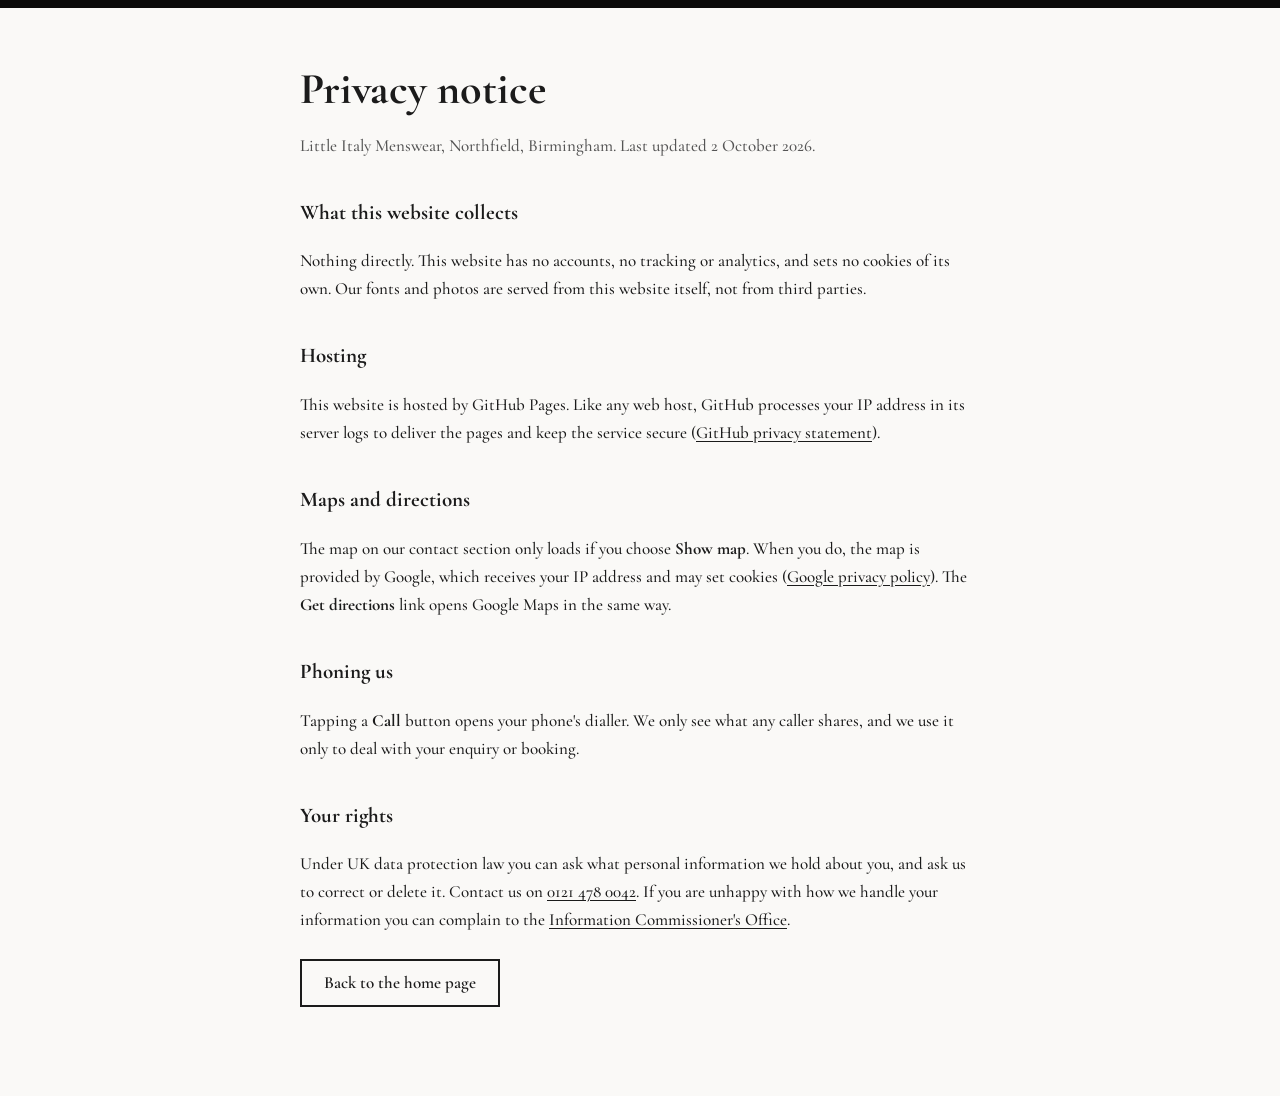
<file: privacy.html>
<!DOCTYPE html>
<html lang="en-GB">
<head>
<meta charset="UTF-8" />
<meta name="viewport" content="width=device-width, initial-scale=1.0" />
<meta http-equiv="Content-Security-Policy" content="default-src 'self'; script-src 'self' 'sha256-gAIMlo4uHwea7LDSu/hGhLXHg8Iu/WQoVQvXGVLwabA='; style-src 'self' 'sha256-OFSFnuNoG1osp0unEO1busC2Mm1KOWbNp90atHIZfKw='; img-src 'self' data:; font-src 'self'; frame-src 'none'; connect-src 'self'; form-action 'self'; base-uri 'self'; object-src 'none'; upgrade-insecure-requests" />
<meta name="referrer" content="strict-origin-when-cross-origin" />
<script>if (window.top !== window.self) { try { window.top.location.replace(window.self.location.href); } catch (e) { document.documentElement.hidden = true; } }</script>
<title>Privacy notice | Little Italy Menswear</title>

<link rel="icon" href="data:image/svg+xml,%3Csvg xmlns='http://www.w3.org/2000/svg' viewBox='0 0 64 64'%3E%3Crect width='64' height='64' rx='12' fill='%230c0b0a'/%3E%3Ctext x='32' y='45' font-family='Georgia,serif' font-size='38' font-weight='700' text-anchor='middle' fill='%23c8a24d'%3ELI%3C/text%3E%3C/svg%3E" />
<meta name="theme-color" content="#0c0b0a" />
<link rel="stylesheet" href="fonts/fonts.css" />
<style>
  :root{--accent:#0c0b0a; --ink:#1b1b1b; --muted:#555; --paper:#faf9f7;}
  *{box-sizing:border-box;}
  body{margin:0; background:var(--paper); color:var(--ink); font:400 17px/1.65 'Cormorant Garamond',system-ui,sans-serif; border-top:8px solid var(--accent);}
  main{max-width:720px; margin:0 auto; padding:56px 20px 72px;}
  h1{font-size:clamp(30px,6vw,44px); line-height:1.15; margin:0 0 12px;}
  h2{font-size:21px; margin:36px 0 8px;}
  .lede{color:var(--muted); margin-bottom:28px;}
  a{color:var(--ink); text-decoration:underline; text-underline-offset:3px;}
  a:focus-visible{outline:3px solid var(--ink); outline-offset:3px;}
  .btn{display:inline-flex; align-items:center; min-height:48px; padding:0 22px; margin:8px 10px 0 0; border:2px solid var(--ink); font-weight:600; text-decoration:none;}
  .btn--solid{background:var(--ink); color:var(--paper);}
</style>
</head>
<body>
<main>
<!-- PLACEHOLDER: business owner to review this notice before publishing -->
<h1>Privacy notice</h1>
<p class="lede">Little Italy Menswear, Northfield, Birmingham. Last updated 2 October 2026.</p>
<h2>What this website collects</h2>
<p>Nothing directly. This website has no accounts, no tracking or analytics, and sets no cookies of its own. Our fonts and photos are served from this website itself, not from third parties.</p>

<h2>Hosting</h2>
<p>This website is hosted by GitHub Pages. Like any web host, GitHub processes your IP address in its server logs to deliver the pages and keep the service secure (<a href="https://docs.github.com/en/site-policy/privacy-policies/github-general-privacy-statement">GitHub privacy statement</a>).</p>
<h2>Maps and directions</h2>
<p>The map on our contact section only loads if you choose <strong>Show map</strong>. When you do, the map is provided by Google, which receives your IP address and may set cookies (<a href="https://policies.google.com/privacy">Google privacy policy</a>). The <strong>Get directions</strong> link opens Google Maps in the same way.</p>
<h2>Phoning us</h2>
<p>Tapping a <strong>Call</strong> button opens your phone's dialler. We only see what any caller shares, and we use it only to deal with your enquiry or booking.</p>
<h2>Your rights</h2>
<p>Under UK data protection law you can ask what personal information we hold about you, and ask us to correct or delete it. Contact us on <a href="tel:+441214780042">0121 478 0042</a>. If you are unhappy with how we handle your information you can complain to the <a href="https://ico.org.uk/make-a-complaint/">Information Commissioner's Office</a>.</p>
<!-- /PLACEHOLDER -->
<p><a class="btn" href="./">Back to the home page</a></p>
</main>
</body>
</html>
</file>
<file: fonts/fonts.css>
/* Self-hosted Google Fonts (latin subset), downloaded 2026-10-02. */
@font-face {
  font-family: 'Cormorant Garamond';
  font-style: italic;
  font-weight: 500;
  font-display: swap;
  src: url(co3ZmX5slCNuHLi8bLeY9MK7whWMhyjYrEtImSo.woff2) format('woff2');
  unicode-range: U+0000-00FF, U+0131, U+0152-0153, U+02BB-02BC, U+02C6, U+02DA, U+02DC, U+0304, U+0308, U+0329, U+2000-206F, U+20AC, U+2122, U+2191, U+2193, U+2212, U+2215, U+FEFF, U+FFFD;
}
@font-face {
  font-family: 'Cormorant Garamond';
  font-style: italic;
  font-weight: 600;
  font-display: swap;
  src: url(co3ZmX5slCNuHLi8bLeY9MK7whWMhyjYrEtImSo.woff2) format('woff2');
  unicode-range: U+0000-00FF, U+0131, U+0152-0153, U+02BB-02BC, U+02C6, U+02DA, U+02DC, U+0304, U+0308, U+0329, U+2000-206F, U+20AC, U+2122, U+2191, U+2193, U+2212, U+2215, U+FEFF, U+FFFD;
}
@font-face {
  font-family: 'Cormorant Garamond';
  font-style: normal;
  font-weight: 500;
  font-display: swap;
  src: url(co3bmX5slCNuHLi8bLeY9MK7whWMhyjYqXtK.woff2) format('woff2');
  unicode-range: U+0000-00FF, U+0131, U+0152-0153, U+02BB-02BC, U+02C6, U+02DA, U+02DC, U+0304, U+0308, U+0329, U+2000-206F, U+20AC, U+2122, U+2191, U+2193, U+2212, U+2215, U+FEFF, U+FFFD;
}
@font-face {
  font-family: 'Cormorant Garamond';
  font-style: normal;
  font-weight: 600;
  font-display: swap;
  src: url(co3bmX5slCNuHLi8bLeY9MK7whWMhyjYqXtK.woff2) format('woff2');
  unicode-range: U+0000-00FF, U+0131, U+0152-0153, U+02BB-02BC, U+02C6, U+02DA, U+02DC, U+0304, U+0308, U+0329, U+2000-206F, U+20AC, U+2122, U+2191, U+2193, U+2212, U+2215, U+FEFF, U+FFFD;
}
@font-face {
  font-family: 'Cormorant Garamond';
  font-style: normal;
  font-weight: 700;
  font-display: swap;
  src: url(co3bmX5slCNuHLi8bLeY9MK7whWMhyjYqXtK.woff2) format('woff2');
  unicode-range: U+0000-00FF, U+0131, U+0152-0153, U+02BB-02BC, U+02C6, U+02DA, U+02DC, U+0304, U+0308, U+0329, U+2000-206F, U+20AC, U+2122, U+2191, U+2193, U+2212, U+2215, U+FEFF, U+FFFD;
}
@font-face {
  font-family: 'Manrope';
  font-style: normal;
  font-weight: 300;
  font-display: swap;
  src: url(xn7gYHE41ni1AdIRggexSg.woff2) format('woff2');
  unicode-range: U+0000-00FF, U+0131, U+0152-0153, U+02BB-02BC, U+02C6, U+02DA, U+02DC, U+0304, U+0308, U+0329, U+2000-206F, U+20AC, U+2122, U+2191, U+2193, U+2212, U+2215, U+FEFF, U+FFFD;
}
@font-face {
  font-family: 'Manrope';
  font-style: normal;
  font-weight: 400;
  font-display: swap;
  src: url(xn7gYHE41ni1AdIRggexSg.woff2) format('woff2');
  unicode-range: U+0000-00FF, U+0131, U+0152-0153, U+02BB-02BC, U+02C6, U+02DA, U+02DC, U+0304, U+0308, U+0329, U+2000-206F, U+20AC, U+2122, U+2191, U+2193, U+2212, U+2215, U+FEFF, U+FFFD;
}
@font-face {
  font-family: 'Manrope';
  font-style: normal;
  font-weight: 500;
  font-display: swap;
  src: url(xn7gYHE41ni1AdIRggexSg.woff2) format('woff2');
  unicode-range: U+0000-00FF, U+0131, U+0152-0153, U+02BB-02BC, U+02C6, U+02DA, U+02DC, U+0304, U+0308, U+0329, U+2000-206F, U+20AC, U+2122, U+2191, U+2193, U+2212, U+2215, U+FEFF, U+FFFD;
}
@font-face {
  font-family: 'Manrope';
  font-style: normal;
  font-weight: 600;
  font-display: swap;
  src: url(xn7gYHE41ni1AdIRggexSg.woff2) format('woff2');
  unicode-range: U+0000-00FF, U+0131, U+0152-0153, U+02BB-02BC, U+02C6, U+02DA, U+02DC, U+0304, U+0308, U+0329, U+2000-206F, U+20AC, U+2122, U+2191, U+2193, U+2212, U+2215, U+FEFF, U+FFFD;
}
@font-face {
  font-family: 'Manrope';
  font-style: normal;
  font-weight: 700;
  font-display: swap;
  src: url(xn7gYHE41ni1AdIRggexSg.woff2) format('woff2');
  unicode-range: U+0000-00FF, U+0131, U+0152-0153, U+02BB-02BC, U+02C6, U+02DA, U+02DC, U+0304, U+0308, U+0329, U+2000-206F, U+20AC, U+2122, U+2191, U+2193, U+2212, U+2215, U+FEFF, U+FFFD;
}

/* Added 2026-11-03 for the redesign (OFL, self-hosted, latin). */
@font-face {
  font-family: 'Bodoni Moda';
  font-style: italic;
  font-weight: 500;
  font-display: swap;
  src: url(bodonimoda-aFT07PxzY382XsXX63LUYJSPUqb0pL6OQqxrZLnVbvZedvJtj-V7tIaZGsNItnDI.woff2) format('woff2');
  unicode-range: U+0000-00FF, U+0131, U+0152-0153, U+02BB-02BC, U+02C6, U+02DA, U+02DC, U+0304, U+0308, U+0329, U+2000-206F, U+20AC, U+2122, U+2191, U+2193, U+2212, U+2215, U+FEFF, U+FFFD;
}
@font-face {
  font-family: 'Bodoni Moda';
  font-style: normal;
  font-weight: 500;
  font-display: swap;
  src: url(bodonimoda-aFTH7PxzY382XsXX63LUYL6GYFcan6NJrKp-VPj1KOxQ.woff2) format('woff2');
  unicode-range: U+0000-00FF, U+0131, U+0152-0153, U+02BB-02BC, U+02C6, U+02DA, U+02DC, U+0304, U+0308, U+0329, U+2000-206F, U+20AC, U+2122, U+2191, U+2193, U+2212, U+2215, U+FEFF, U+FFFD;
}
@font-face {
  font-family: 'Bodoni Moda';
  font-style: normal;
  font-weight: 700;
  font-display: swap;
  src: url(bodonimoda-aFTH7PxzY382XsXX63LUYL6GYFcan6NJrKp-VPj1KOxQ.woff2) format('woff2');
  unicode-range: U+0000-00FF, U+0131, U+0152-0153, U+02BB-02BC, U+02C6, U+02DA, U+02DC, U+0304, U+0308, U+0329, U+2000-206F, U+20AC, U+2122, U+2191, U+2193, U+2212, U+2215, U+FEFF, U+FFFD;
}
</file>
